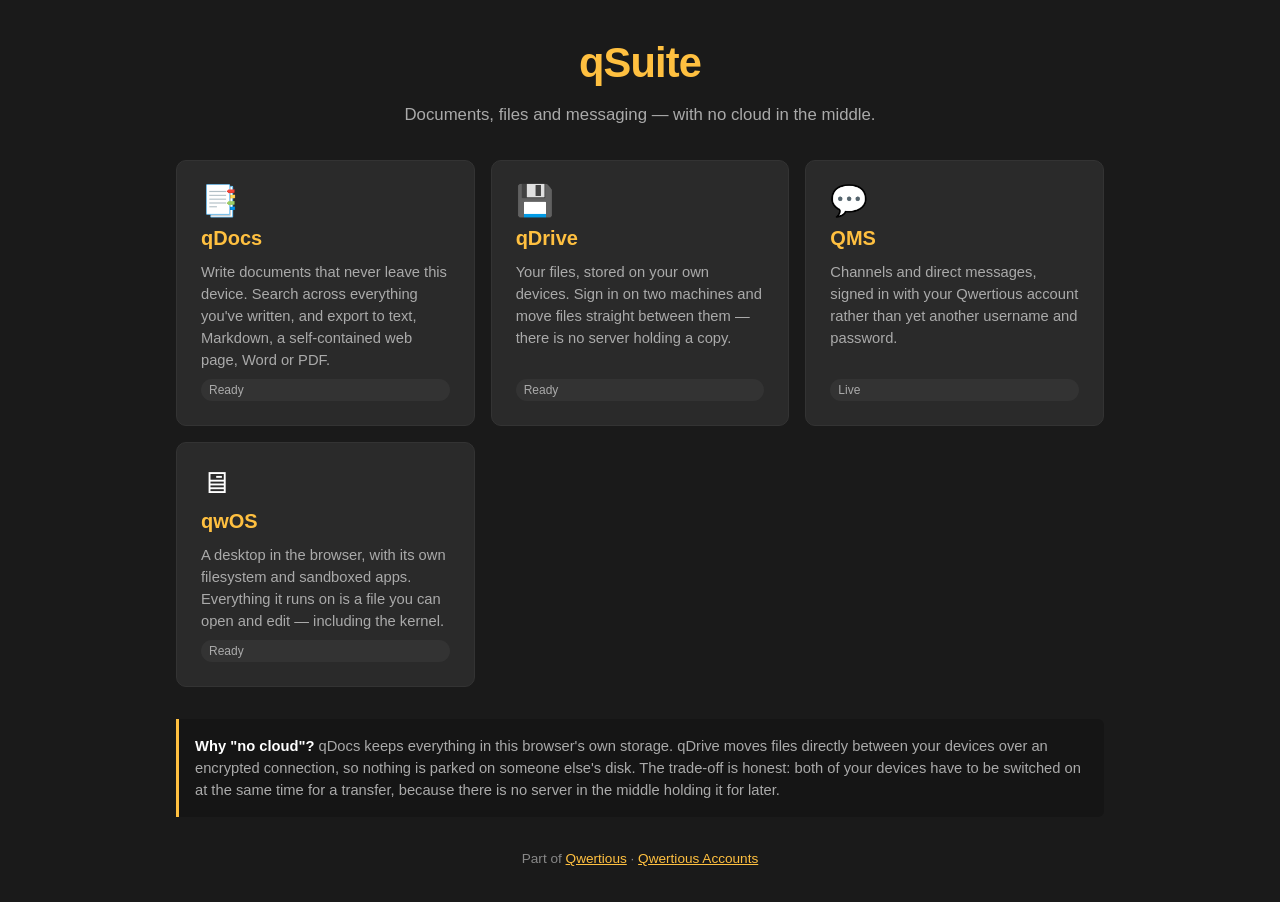
<file: index.html>
<!doctype html>
<html lang="en">
  <head>
    <meta charset="utf-8" />
    <meta name="viewport" content="width=device-width, initial-scale=1, viewport-fit=cover" />
    <title>qSuite</title>
    <meta name="description" content="qDocs, qDrive and QMS - documents, files and messaging with no cloud in the middle." />
    <link rel="stylesheet" href="qsuite.css" />
    <style>
      .ql-page {
        max-width: 60rem;
        margin: 0 auto;
        padding: var(--space-6) var(--space-4);
      }

      .ql-hero {
        text-align: center;
        margin-bottom: var(--space-6);
      }

      .ql-hero h1 {
        font-size: 2.6rem;
        color: var(--accent);
        letter-spacing: -0.02em;
      }

      .ql-hero p {
        color: var(--text-muted);
        margin-top: var(--space-2);
        font-size: 1.05rem;
      }

      .ql-grid {
        display: grid;
        grid-template-columns: repeat(auto-fit, minmax(240px, 1fr));
        gap: var(--space-4);
      }

      /* Whole card is the link, so the target is large and there is exactly
         one tab stop per app rather than a nested link inside a clickable div. */
      .ql-card {
        display: flex;
        flex-direction: column;
        gap: var(--space-2);
        padding: var(--space-5);
        background-color: var(--bg-raised);
        border: 1px solid var(--border);
        border-radius: var(--radius-lg);
        text-decoration: none;
        color: inherit;
        transition: border-color 0.15s, transform 0.1s;
      }

      .ql-card:hover {
        border-color: var(--accent);
        transform: translateY(-2px);
      }

      .ql-card h2 {
        font-size: 1.25rem;
        color: var(--accent);
      }

      .ql-card p {
        color: var(--text-muted);
        font-size: 0.92rem;
        flex: 1 1 auto;
      }

      .ql-icon {
        font-size: 1.9rem;
        line-height: 1;
      }

      .ql-note {
        margin-top: var(--space-6);
        padding: var(--space-4);
        border-left: 3px solid var(--accent);
        background-color: var(--bg-sunken);
        border-radius: 0 var(--radius) var(--radius) 0;
        color: var(--text-muted);
        font-size: 0.92rem;
      }

      .ql-note strong { color: var(--text); }

      .ql-soon {
        opacity: 0.55;
        pointer-events: none;
      }

      .ql-foot {
        margin-top: var(--space-6);
        text-align: center;
        color: var(--text-faint);
        font-size: 0.85rem;
      }

      .ql-foot a { color: var(--accent); }
    </style>
  </head>

  <body>
    <div class="ql-page">
      <header class="ql-hero">
        <h1>qSuite</h1>
        <p>Documents, files and messaging &mdash; with no cloud in the middle.</p>
      </header>

      <main class="ql-grid">
        <a class="ql-card" href="docs/">
          <span class="ql-icon" aria-hidden="true">&#128209;</span>
          <h2>qDocs</h2>
          <p>
            Write documents that never leave this device. Search across everything you've
            written, and export to text, Markdown, a self-contained web page, Word or PDF.
          </p>
          <span class="qs-badge">Ready</span>
        </a>

        <a class="ql-card" href="drive/">
          <span class="ql-icon" aria-hidden="true">&#128190;</span>
          <h2>qDrive</h2>
          <p>
            Your files, stored on your own devices. Sign in on two machines and move files
            straight between them &mdash; there is no server holding a copy.
          </p>
          <span class="qs-badge">Ready</span>
        </a>

        <a class="ql-card" href="/qMS/">
          <span class="ql-icon" aria-hidden="true">&#128172;</span>
          <h2>QMS</h2>
          <p>
            Channels and direct messages, signed in with your Qwertious account rather than
            yet another username and password.
          </p>
          <span class="qs-badge">Live</span>
        </a>

        <a class="ql-card" href="/qwOS/">
          <span class="ql-icon" aria-hidden="true">&#128421;</span>
          <h2>qwOS</h2>
          <p>
            A desktop in the browser, with its own filesystem and sandboxed apps. Everything
            it runs on is a file you can open and edit &mdash; including the kernel.
          </p>
          <span class="qs-badge">Ready</span>
        </a>
      </main>

      <aside class="ql-note">
        <strong>Why "no cloud"?</strong> qDocs keeps everything in this browser's own
        storage. qDrive moves files directly between your devices over an encrypted
        connection, so nothing is parked on someone else's disk. The trade-off is honest:
        both of your devices have to be switched on at the same time for a transfer,
        because there is no server in the middle holding it for later.
      </aside>

      <p class="ql-foot">
        Part of <a href="/">Qwertious</a> &middot;
        <a href="/accounts/">Qwertious Accounts</a>
      </p>
    </div>
  </body>
</html>
</file>
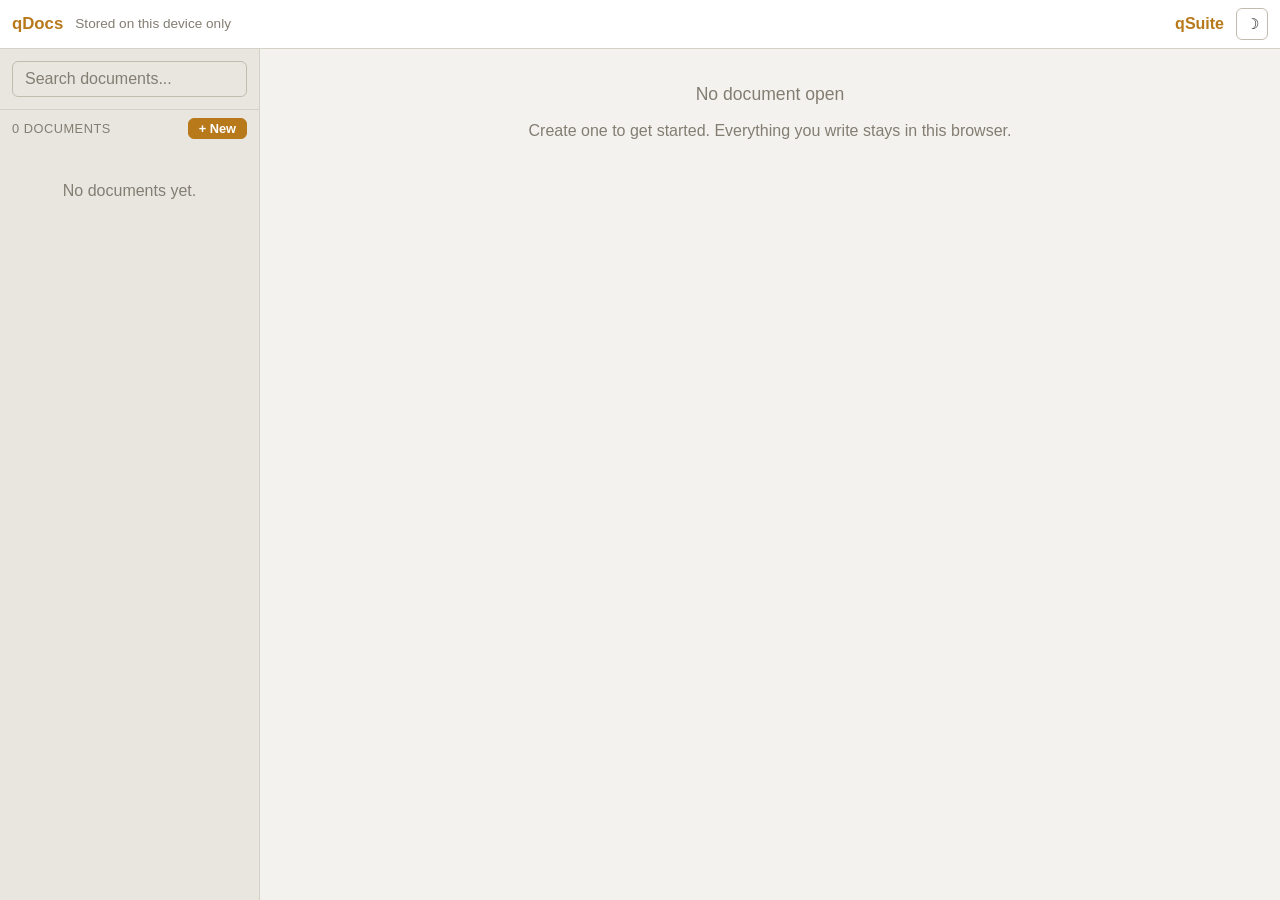
<file: docs/index.html>
<!doctype html>
<html lang="en">
  <head>
    <meta charset="utf-8" />
    <meta name="viewport" content="width=device-width, initial-scale=1, viewport-fit=cover" />
    <title>qDocs</title>
    <meta name="description" content="A local document maker. Your documents never leave this device." />
    <link rel="stylesheet" href="../qsuite.css" />
    <style>
      /* qDocs-specific layout only. Every colour below is a token from
         qsuite.css -- nothing here hard-codes a hex, so the light theme and
         any future theme work without touching this file. */

      .qd-search-wrap {
        position: relative;
        padding: var(--space-3);
        border-bottom: 1px solid var(--border);
      }

      .qd-search-clear {
        position: absolute;
        right: calc(var(--space-3) + 6px);
        top: 50%;
        transform: translateY(-50%);
        background: none;
        border: none;
        color: var(--text-faint);
        font-size: 1.1rem;
        cursor: pointer;
        padding: 4px;
        line-height: 1;
      }

      .qd-search-clear:hover { color: var(--text); }

      .qd-list-head {
        display: flex;
        align-items: center;
        justify-content: space-between;
        padding: var(--space-2) var(--space-3);
        font-size: 0.8rem;
        color: var(--text-faint);
        text-transform: uppercase;
        letter-spacing: 0.04em;
      }

      #docList { list-style: none; }

      /* A real <button>, not a div with onclick: it is focusable, reachable by
         keyboard, and announced as a control by screen readers for free. */
      .qd-doc-item {
        display: block;
        width: 100%;
        text-align: left;
        background: none;
        border: none;
        border-left: 3px solid transparent;
        padding: var(--space-2) var(--space-3);
        color: var(--text);
        font-family: inherit;
        font-size: 0.92rem;
        cursor: pointer;
      }

      .qd-doc-item:hover { background-color: var(--bg-hover); }

      .qd-doc-item.qd-active {
        background-color: var(--bg-hover);
        border-left-color: var(--accent);
      }

      .qd-doc-title {
        display: block;
        font-weight: 600;
        white-space: nowrap;
        overflow: hidden;
        text-overflow: ellipsis;
      }

      .qd-doc-time {
        display: block;
        font-size: 0.75rem;
        color: var(--text-faint);
        margin-top: 1px;
      }

      .qd-doc-snippet {
        display: block;
        font-size: 0.78rem;
        color: var(--text-muted);
        margin-top: var(--space-1);
        overflow: hidden;
        display: -webkit-box;
        -webkit-line-clamp: 2;
        -webkit-box-orient: vertical;
      }

      .qd-toolbar {
        display: flex;
        flex-wrap: wrap;
        gap: var(--space-1);
        padding: var(--space-2) var(--space-3);
        border-bottom: 1px solid var(--border);
        background-color: var(--bg-header);
        flex: 0 0 auto;
      }

      .qd-toolbar .qs-btn {
        padding: var(--space-1) var(--space-2);
        min-width: 32px;
        font-size: 0.9rem;
      }

      .qd-tool-sep {
        width: 1px;
        background-color: var(--border);
        margin: 2px var(--space-1);
      }

      #titleInput {
        border: none;
        background: none;
        font-size: 1.5rem;
        font-weight: 600;
        padding: var(--space-4) var(--space-5) var(--space-1);
        width: 100%;
        font-family: inherit;
        color: var(--text);
      }

      #titleInput:focus { outline: none; }
      #titleInput::placeholder { color: var(--text-faint); }

      #docMeta {
        padding: 0 var(--space-5) var(--space-3);
        font-size: 0.78rem;
        color: var(--text-faint);
        flex: 0 0 auto;
      }

      #editor {
        flex: 1 1 auto;
        overflow-y: auto;
        min-height: 0;
        padding: 0 var(--space-5) var(--space-6);
        font-size: 1rem;
        line-height: 1.7;
        outline: none;
      }

      /* Give the caret somewhere to sit in an empty document, and hint at it. */
      #editor:empty::before {
        content: "Start writing...";
        color: var(--text-faint);
      }

      #editor h1 { font-size: 1.6rem; margin: 1.2em 0 0.4em; }
      #editor h2 { font-size: 1.3rem; margin: 1.2em 0 0.4em; }
      #editor h3 { font-size: 1.1rem; margin: 1.2em 0 0.4em; }
      #editor p { margin: 0 0 0.9em; }
      #editor ul, #editor ol { margin: 0 0 0.9em 1.5em; }
      #editor blockquote {
        margin: 0 0 0.9em;
        padding-left: var(--space-4);
        border-left: 3px solid var(--border-strong);
        color: var(--text-muted);
      }
      #editor code {
        font-family: var(--font-mono);
        background-color: var(--bg-sunken);
        padding: 0.1em 0.35em;
        border-radius: var(--radius-sm);
      }
      #editor pre {
        background-color: var(--bg-sunken);
        padding: var(--space-3);
        border-radius: var(--radius);
        overflow-x: auto;
        margin: 0 0 0.9em;
      }
      #editor hr {
        border: none;
        border-top: 1px solid var(--border-strong);
        margin: var(--space-5) 0;
      }
      #editor a { color: var(--accent); }
      #editor img { max-width: 100%; height: auto; }

      .qd-editor-actions {
        display: flex;
        align-items: center;
        gap: var(--space-2);
        /* Wrap rather than squeeze: without this the buttons compress until
           their labels break across three lines on a narrow editor pane. */
        flex-wrap: wrap;
        padding: var(--space-2) var(--space-3);
        border-top: 1px solid var(--border);
        background-color: var(--bg-header);
        flex: 0 0 auto;
      }

      .qd-editor-actions .qs-btn { white-space: nowrap; }

      #exportSelect { width: auto; min-width: 150px; }
      #driveFormat { width: auto; }

      .qd-brand {
        color: var(--accent);
        font-weight: 600;
        text-decoration: none;
      }

      @media (max-width: 860px) {
        #titleInput, #docMeta, #editor { padding-left: var(--space-4); padding-right: var(--space-4); }
      }

      /* The print path is used by the PDF export as a fallback if the popup is
         blocked, so the app chrome must not appear on paper. */
      @media print {
        .qs-topbar, .qs-sidebar, .qd-toolbar, .qd-editor-actions, #docMeta { display: none !important; }
        #editor { overflow: visible; padding: 0; }
        body { background: #fff; color: #000; }
      }
    </style>
  </head>

  <body>
    <div class="qs-app">
      <header class="qs-topbar">
        <button id="menuBtn" class="qs-btn qs-icon-btn qs-only-mobile" aria-label="Show documents">☰</button>
        <h1>qDocs</h1>
        <span class="qs-faint qs-only-desktop">Stored on this device only</span>
        <span class="qs-spacer"></span>
        <a class="qd-brand" href="../">qSuite</a>
        <button id="themeBtn" class="qs-btn qs-icon-btn" aria-label="Switch theme">☀</button>
      </header>

      <div class="qs-body">
        <aside class="qs-sidebar" id="sidebar">
          <div class="qd-search-wrap">
            <label class="qs-visually-hidden" for="searchInput">Search documents</label>
            <input
              id="searchInput"
              class="qs-input"
              type="search"
              placeholder="Search documents..."
              autocomplete="off"
            />
            <button id="searchClear" class="qd-search-clear" hidden aria-label="Clear search">×</button>
          </div>

          <div class="qd-list-head">
            <span id="docCount">0 documents</span>
            <button id="newDocBtn" class="qs-btn qs-btn-primary" style="padding:2px 10px;font-size:0.8rem">+ New</button>
          </div>

          <ul id="docList" class="qs-scroll" style="flex:1 1 auto"></ul>
        </aside>
        <div class="qs-sidebar-scrim" id="sidebarScrim" hidden></div>

        <main class="qs-main">
          <div class="qs-empty" id="emptyState">
            <p style="font-size:1.1rem;margin-bottom:var(--space-3)">No document open</p>
            <p>Create one to get started. Everything you write stays in this browser.</p>
          </div>

          <div class="qs-main" id="editorPane" hidden>
            <div class="qd-toolbar" role="toolbar" aria-label="Formatting">
              <button class="qs-btn" data-cmd="bold" title="Bold (Ctrl+B)" aria-label="Bold"><b>B</b></button>
              <button class="qs-btn" data-cmd="italic" title="Italic (Ctrl+I)" aria-label="Italic"><i>I</i></button>
              <button class="qs-btn" data-cmd="underline" title="Underline" aria-label="Underline"><u>U</u></button>
              <button class="qs-btn" data-cmd="strikeThrough" title="Strikethrough" aria-label="Strikethrough"><s>S</s></button>
              <span class="qd-tool-sep" aria-hidden="true"></span>
              <button class="qs-btn" data-cmd="formatBlock" data-value="h1" title="Heading 1" aria-label="Heading 1">H1</button>
              <button class="qs-btn" data-cmd="formatBlock" data-value="h2" title="Heading 2" aria-label="Heading 2">H2</button>
              <button class="qs-btn" data-cmd="formatBlock" data-value="h3" title="Heading 3" aria-label="Heading 3">H3</button>
              <button class="qs-btn" data-cmd="formatBlock" data-value="p" title="Normal text" aria-label="Normal text">¶</button>
              <span class="qd-tool-sep" aria-hidden="true"></span>
              <button class="qs-btn" data-cmd="insertUnorderedList" title="Bulleted list" aria-label="Bulleted list">• List</button>
              <button class="qs-btn" data-cmd="insertOrderedList" title="Numbered list" aria-label="Numbered list">1. List</button>
              <button class="qs-btn" data-cmd="formatBlock" data-value="blockquote" title="Quote" aria-label="Quote">❝</button>
              <button class="qs-btn" data-cmd="formatBlock" data-value="pre" title="Code block" aria-label="Code block">&lt;/&gt;</button>
              <span class="qd-tool-sep" aria-hidden="true"></span>
              <button class="qs-btn" data-cmd="createLink" title="Insert link" aria-label="Insert link">🔗</button>
              <button class="qs-btn" data-cmd="insertHorizontalRule" title="Divider" aria-label="Divider">—</button>
              <button class="qs-btn" data-cmd="removeFormat" title="Clear formatting" aria-label="Clear formatting">✕</button>
            </div>

            <label class="qs-visually-hidden" for="titleInput">Document title</label>
            <input id="titleInput" type="text" placeholder="Untitled document" autocomplete="off" />
            <div id="docMeta"></div>

            <div
              id="editor"
              contenteditable="true"
              role="textbox"
              aria-multiline="true"
              aria-label="Document body"
              spellcheck="true"
            ></div>

            <div class="qd-editor-actions">
              <label class="qs-visually-hidden" for="exportSelect">Export format</label>
              <select id="exportSelect" class="qs-select"></select>
              <button id="exportBtn" class="qs-btn qs-btn-primary">Export</button>

              <span class="qd-tool-sep" aria-hidden="true"></span>

              <label class="qs-visually-hidden" for="driveFormat">Format to save into qDrive</label>
              <select id="driveFormat" class="qs-select" style="min-width:150px">
                <option value="html">qDocs document</option>
                <option value="md">Markdown</option>
                <option value="txt">Plain text</option>
                <option value="docx">Word</option>
              </select>
              <button id="driveSaveBtn" class="qs-btn" title="Save a copy into qDrive so you can send it to another device">
                Save to qDrive
              </button>
              <button id="driveOpenBtn" class="qs-btn" title="Open a document stored in qDrive">
                Open from qDrive
              </button>

              <span class="qs-spacer"></span>
              <button id="deleteBtn" class="qs-btn qs-btn-danger">Delete</button>
            </div>
          </div>
        </main>
      </div>
    </div>

    <div class="qs-modal" id="drivePicker" hidden>
      <div class="qs-modal-card">
        <h2>Open from qDrive</h2>
        <p class="qs-faint" style="margin-bottom:var(--space-3)">
          Documents stored in qDrive on this device &mdash; including any copied across
          from another one.
        </p>
        <ul id="drivePickerList" style="list-style:none"></ul>
        <div class="qs-modal-actions">
          <button class="qs-btn" id="drivePickerClose">Cancel</button>
        </div>
      </div>
    </div>

    <div class="qs-toast" id="toast" role="status" aria-live="polite"></div>

    <style>
      /* Visually hidden but still read by screen readers -- used for the
         labels above, which would otherwise clutter a deliberately spare UI. */
      .qs-visually-hidden {
        position: absolute;
        width: 1px;
        height: 1px;
        padding: 0;
        margin: -1px;
        overflow: hidden;
        clip: rect(0 0 0 0);
        white-space: nowrap;
        border: 0;
      }
      @media (max-width: 860px) {
        .qs-only-desktop { display: none !important; }
      }
    </style>

    <script src="zip.js"></script>
    <script src="store.js"></script>
    <script src="export.js"></script>
    <!-- qDrive's storage module, reused as-is. Same origin, so qDocs can read
         and write the drive directly; it has no account or network dependency,
         so this does not drag any of that into qDocs. -->
    <script src="../drive/store.js"></script>
    <script src="app.js"></script>
  </body>
</html>
</file>
<file: qsuite.css>
/*
 * qsuite.css -- the one design system for qDocs, qDrive and qMS.
 *
 * The palette is lifted from qMS, which already looks the way the
 * suite should look: near-black surfaces, amber accent, Segoe UI. What changes is
 * how it is expressed. qMS today has exactly one custom property
 * (--accent-color) and roughly forty hard-coded hexes, and its theme files
 * override raw colours on a hand-maintained list of selectors -- so any element
 * that isn't on the list keeps its dark colours and punches a hole in the light
 * themes.
 *
 * Here every colour is a token. A theme redefines tokens and nothing else,
 * which means a new theme cannot miss an element: if a component is built from
 * tokens it themes correctly for free.
 */

/* ------------------------------------------------------------------ tokens */

:root {
  /* Surfaces, darkest to lightest. "sunken" is for wells and side panes,
     "raised" for cards and controls that sit above the page. */
  --bg: #1a1a1a;
  --bg-sunken: #151515;
  --bg-raised: #2a2a2a;
  --bg-header: #1f1f1f;
  --bg-hover: #333333;

  --border: #333333;
  --border-strong: #444444;
  --border-hover: #555555;

  --text: #ffffff;
  --text-muted: #aaaaaa;
  --text-faint: #888888;

  /* One accent, plus the two derived shades qMS previously hard-coded as
     #ffd666 / #ffb030 / #ffb300. Deriving them means a custom accent stays
     consistent through hover and focus instead of snapping back to orange. */
  --accent: #ffc040;
  --accent-hover: color-mix(in srgb, var(--accent) 82%, white);
  --accent-active: color-mix(in srgb, var(--accent) 88%, black);
  --accent-glow: color-mix(in srgb, var(--accent) 35%, transparent);
  --on-accent: #1a1a1a;

  --danger: #ff6b6b;
  --success: #4ade80;

  --radius-sm: 4px;
  --radius: 6px;
  --radius-lg: 10px;

  --space-1: 4px;
  --space-2: 8px;
  --space-3: 12px;
  --space-4: 16px;
  --space-5: 24px;
  --space-6: 32px;

  --font: "Segoe UI", Tahoma, Geneva, Verdana, sans-serif;
  --font-mono: "Cascadia Mono", "Consolas", "Courier New", monospace;

  --shadow: 0 8px 32px rgba(0, 0, 0, 0.5);

  color-scheme: dark;
}

/* Light theme. Only tokens are redefined -- no component selectors appear
   below this line, which is the entire point of the exercise. */
:root.qs-light {
  --bg: #f4f2ee;
  --bg-sunken: #e9e6e0;
  --bg-raised: #ffffff;
  --bg-header: #ffffff;
  --bg-hover: #e4e0d8;

  --border: #d6d1c7;
  --border-strong: #c2bcae;
  --border-hover: #a8a294;

  --text: #1a1a1a;
  --text-muted: #5b564d;
  --text-faint: #837d72;

  --accent: #b8791a;
  --on-accent: #ffffff;

  --shadow: 0 8px 32px rgba(0, 0, 0, 0.15);

  color-scheme: light;
}

/* Fallback for browsers without color-mix(): without this the derived accents
   resolve to nothing and hovers lose their colour entirely. */
@supports not (color: color-mix(in srgb, red 50%, white)) {
  :root {
    --accent-hover: #ffd666;
    --accent-active: #e0a838;
    --accent-glow: rgba(255, 192, 64, 0.35);
  }
}

/* --------------------------------------------------------------- base ---- */

* {
  margin: 0;
  padding: 0;
  box-sizing: border-box;
}

body {
  font-family: var(--font);
  background-color: var(--bg);
  color: var(--text);
  line-height: 1.5;
  -webkit-text-size-adjust: 100%;
}

/* [hidden] is only `display: none` in the UA stylesheet, so ANY author rule
   that sets display -- .qs-main{display:flex} below, for one -- silently wins
   and the element stays on screen. This has to be !important to outrank those
   class rules. Without it, hiding a flex/grid container does nothing at all. */
[hidden] {
  display: none !important;
}

/* One focus style for the whole suite. qMS currently removes the outline in
   several places and replaces it with nothing, which makes the app unusable by
   keyboard; :focus-visible keeps it invisible for mouse users. */
:focus-visible {
  outline: 2px solid var(--accent);
  outline-offset: 2px;
  border-radius: var(--radius-sm);
}

::selection {
  background: var(--accent);
  color: var(--on-accent);
}

/* ------------------------------------------------------------- controls -- */

.qs-btn {
  display: inline-flex;
  align-items: center;
  justify-content: center;
  gap: var(--space-2);
  padding: var(--space-2) var(--space-4);
  font-family: inherit;
  font-size: 0.95rem;
  line-height: 1.2;
  color: var(--text);
  background-color: var(--bg-raised);
  border: 1px solid var(--border-strong);
  border-radius: var(--radius);
  cursor: pointer;
  transition: background-color 0.15s, border-color 0.15s, transform 0.05s;
}

.qs-btn:hover:not(:disabled) {
  background-color: var(--bg-hover);
  border-color: var(--border-hover);
}

.qs-btn:active:not(:disabled) {
  transform: translateY(1px);
}

.qs-btn:disabled {
  opacity: 0.5;
  cursor: not-allowed;
}

.qs-btn-primary {
  background-color: var(--accent);
  border-color: var(--accent);
  color: var(--on-accent);
  font-weight: 600;
}

.qs-btn-primary:hover:not(:disabled) {
  background-color: var(--accent-hover);
  border-color: var(--accent-hover);
}

.qs-btn-danger:hover:not(:disabled) {
  border-color: var(--danger);
  color: var(--danger);
}

/* Square icon button, for toolbars. */
.qs-icon-btn {
  width: 32px;
  height: 32px;
  padding: 0;
  flex: 0 0 auto;
}

.qs-input,
.qs-textarea,
.qs-select {
  width: 100%;
  padding: var(--space-2) var(--space-3);
  font-family: inherit;
  /* 16px minimum: anything smaller makes iOS Safari zoom the page on focus. */
  font-size: max(1rem, 16px);
  color: var(--text);
  background-color: var(--bg-sunken);
  border: 1px solid var(--border-strong);
  border-radius: var(--radius);
}

.qs-input:focus,
.qs-textarea:focus,
.qs-select:focus {
  outline: none;
  border-color: var(--accent);
}

.qs-input::placeholder,
.qs-textarea::placeholder {
  color: var(--text-faint);
}

/* ---------------------------------------------------------- structure ---- */

.qs-app {
  display: flex;
  flex-direction: column;
  height: 100dvh;
  overflow: hidden;
}

.qs-topbar {
  display: flex;
  align-items: center;
  gap: var(--space-3);
  padding: var(--space-2) var(--space-3);
  background-color: var(--bg-header);
  border-bottom: 1px solid var(--border);
  flex: 0 0 auto;
}

.qs-topbar h1 {
  font-size: 1.05rem;
  font-weight: 600;
  color: var(--accent);
  white-space: nowrap;
}

.qs-body {
  display: flex;
  flex: 1 1 auto;
  min-height: 0; /* lets children scroll instead of the page growing */
}

.qs-sidebar {
  width: 260px;
  flex: 0 0 auto;
  display: flex;
  flex-direction: column;
  min-height: 0;
  background-color: var(--bg-sunken);
  border-right: 1px solid var(--border);
}

.qs-main {
  flex: 1 1 auto;
  display: flex;
  flex-direction: column;
  min-width: 0;
  min-height: 0;
}

.qs-scroll {
  overflow-y: auto;
  min-height: 0;
}

.qs-spacer {
  flex: 1 1 auto;
}

/* --------------------------------------------------------------- misc ---- */

.qs-muted {
  color: var(--text-muted);
}

.qs-faint {
  color: var(--text-faint);
  font-size: 0.85rem;
}

.qs-empty {
  padding: var(--space-6) var(--space-4);
  text-align: center;
  color: var(--text-faint);
}

.qs-card {
  background-color: var(--bg-raised);
  border: 1px solid var(--border);
  border-radius: var(--radius-lg);
  padding: var(--space-4);
}

.qs-badge {
  display: inline-block;
  padding: 2px var(--space-2);
  font-size: 0.75rem;
  border-radius: 999px;
  background-color: var(--bg-hover);
  color: var(--text-muted);
}

mark {
  background: var(--accent);
  color: var(--on-accent);
  border-radius: 2px;
}

/* Modal, replacing the alert()/prompt() pattern used across the suite today. */
.qs-modal {
  position: fixed;
  inset: 0;
  background: rgba(0, 0, 0, 0.6);
  display: flex;
  align-items: center;
  justify-content: center;
  padding: var(--space-4);
  z-index: 1000;
}

.qs-modal[hidden] {
  display: none;
}

.qs-modal-card {
  width: min(460px, 100%);
  max-height: 85dvh;
  overflow-y: auto;
  background-color: var(--bg-raised);
  border: 1px solid var(--border-strong);
  border-radius: var(--radius-lg);
  box-shadow: var(--shadow);
  padding: var(--space-5);
}

.qs-modal-card h2 {
  font-size: 1.15rem;
  margin-bottom: var(--space-3);
  color: var(--accent);
}

.qs-modal-actions {
  display: flex;
  gap: var(--space-2);
  justify-content: flex-end;
  margin-top: var(--space-4);
}

/* Toast, for save confirmations and errors that don't deserve a modal. */
.qs-toast {
  position: fixed;
  left: 50%;
  bottom: var(--space-5);
  transform: translateX(-50%);
  padding: var(--space-2) var(--space-4);
  background-color: var(--bg-raised);
  border: 1px solid var(--border-strong);
  border-radius: 999px;
  box-shadow: var(--shadow);
  z-index: 1100;
  pointer-events: none;
  opacity: 0;
  transition: opacity 0.2s;
}

.qs-toast.qs-show {
  opacity: 1;
}

.qs-toast.qs-error {
  border-color: var(--danger);
  color: var(--danger);
}

/* -------------------------------------------------------- scrollbars ----- */

.qs-scroll::-webkit-scrollbar,
.qs-textarea::-webkit-scrollbar {
  width: 10px;
}

.qs-scroll::-webkit-scrollbar-track,
.qs-textarea::-webkit-scrollbar-track {
  background: var(--bg-sunken);
}

.qs-scroll::-webkit-scrollbar-thumb,
.qs-textarea::-webkit-scrollbar-thumb {
  background: var(--border-strong);
  border-radius: 5px;
}

.qs-scroll::-webkit-scrollbar-thumb:hover,
.qs-textarea::-webkit-scrollbar-thumb:hover {
  background: var(--accent);
}

/* ------------------------------------------------------------- mobile ---- */

@media (max-width: 860px) {
  .qs-sidebar {
    position: fixed;
    inset: 0 auto 0 0;
    width: min(300px, 85vw);
    z-index: 200;
    transform: translateX(-100%);
    transition: transform 0.2s ease;
    box-shadow: var(--shadow);
  }

  .qs-sidebar.qs-open {
    transform: translateX(0);
  }

  .qs-sidebar-scrim {
    position: fixed;
    inset: 0;
    background: rgba(0, 0, 0, 0.5);
    z-index: 199;
  }

  .qs-sidebar-scrim[hidden] {
    display: none;
  }
}

@media (min-width: 861px) {
  .qs-only-mobile {
    display: none !important;
  }
}

@media (prefers-reduced-motion: reduce) {
  * {
    transition-duration: 0.01ms !important;
    animation-duration: 0.01ms !important;
  }
}
</file>
